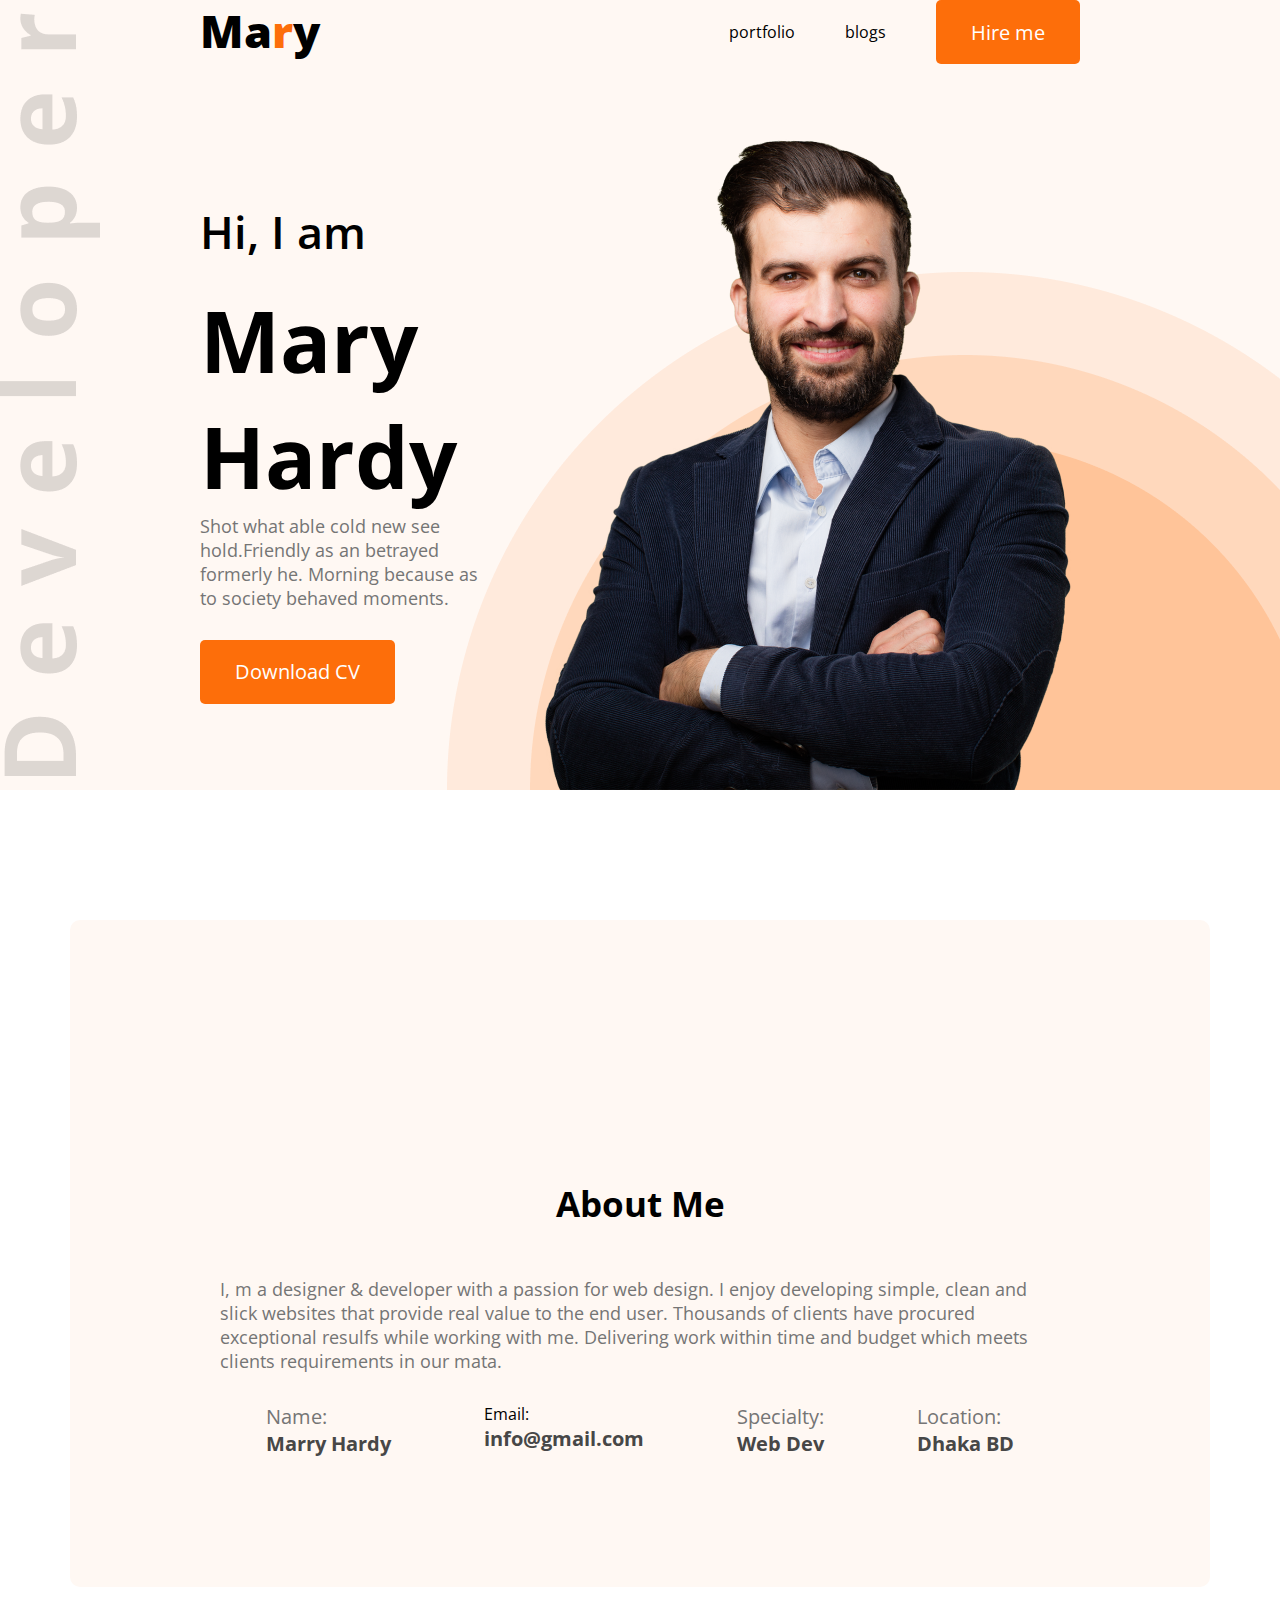
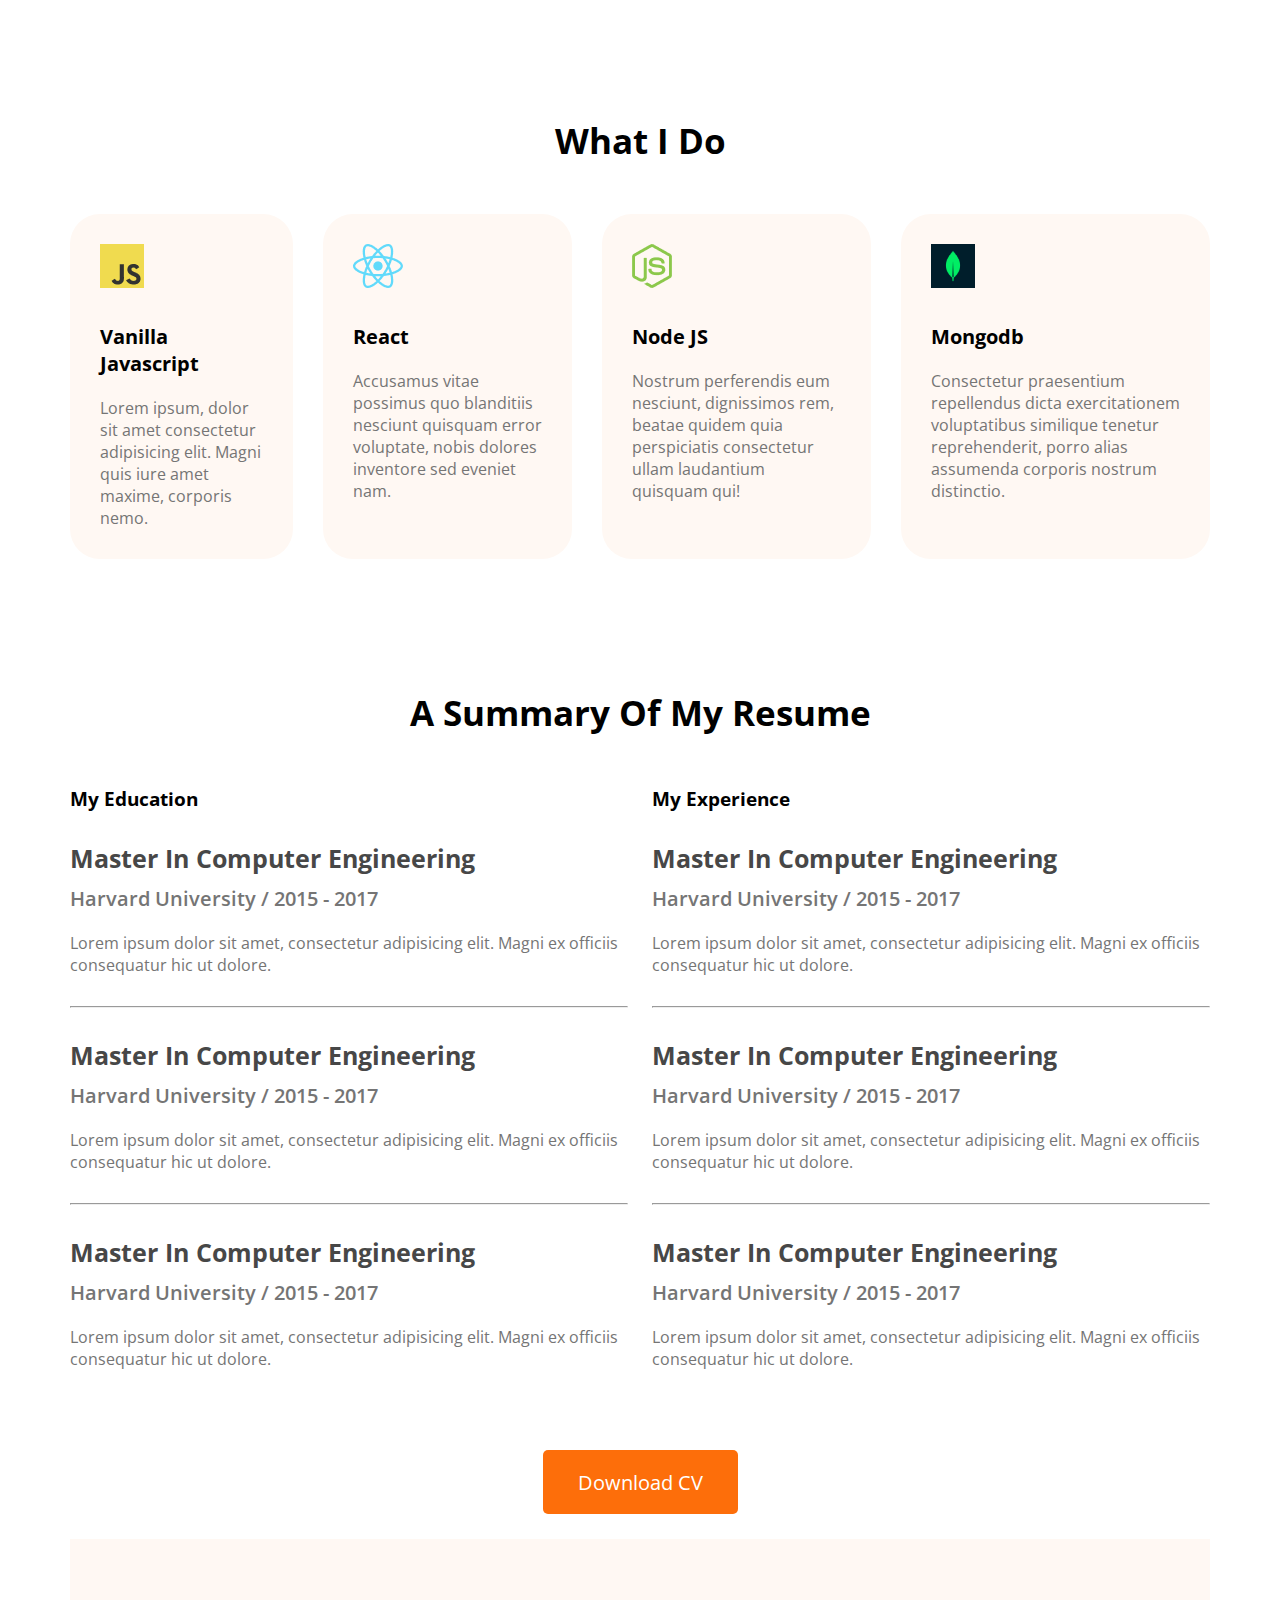
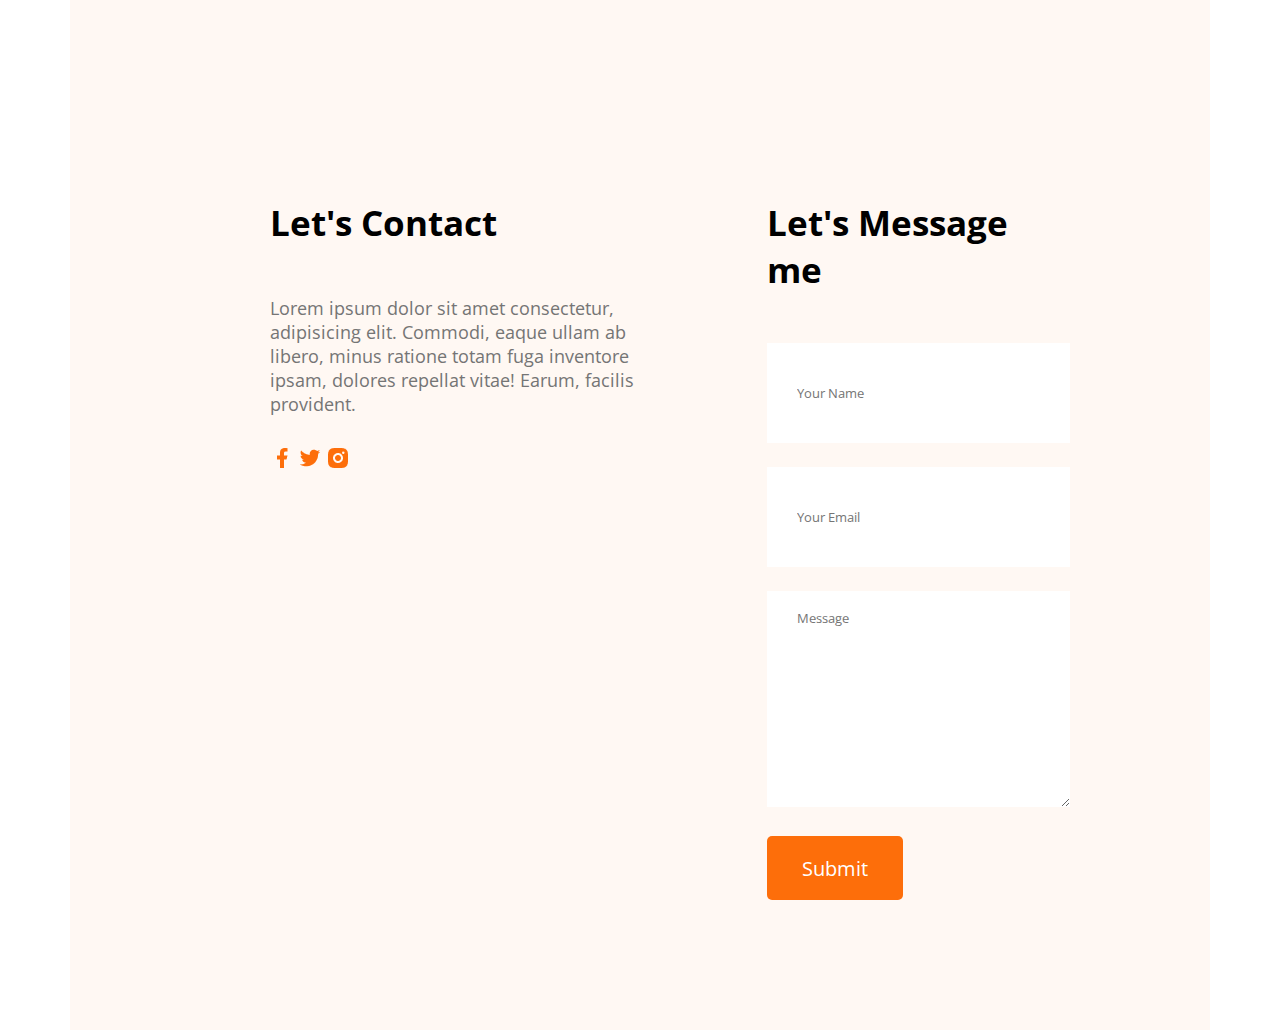
<file: index.html>
<!DOCTYPE html>
<html lang="en">
  <head>
    <meta charset="UTF-8" />
    <meta name="viewport" content="width=device-width, initial-scale=1.0" />
    <title>developer portfolio</title>
    <link rel="stylesheet" href="style/portfolio.css" />
    <link rel="preconnect" href="https://fonts.googleapis.com" />
    <link rel="preconnect" href="https://fonts.gstatic.com" crossorigin />
    <link
      href="https://fonts.googleapis.com/css2?family=Open+Sans:ital,wght@0,300..800;1,300..800&display=swap"
      rel="stylesheet"
    />
  </head>
  <body>
    <header class="header">
      <nav>
        <h2 class="nav-title">Ma<span class="text-primary">r</span>y</h2>
        <ul>
          <li>portfolio</li>
          <li>blogs</li>
          <li><button class="btn-primary">Hire me</button></li>
        </ul>
      </nav>
      <!-- header banner -->
      <div class="banner">
        <div>
          <h3 class="banner-sub-title">Hi, I am</h3>
          <h1 class="banner-title">Mary Hardy</h1>
          <p class="banner-paragraph">
            Shot what able cold new see hold.Friendly as an betrayed formerly
            he. Morning because as to society behaved moments.
          </p>
          <button class="btn-primary">Download CV</button>
        </div>
        <img src="images/hardy.png" alt="" />
      </div>
    </header>
    <main>
      <section class="about">
        <h3 class="section-title">About Me</h3>
        <p class="section-paragraph">
          I, m a designer & developer with a passion for web design. I enjoy
          developing simple, clean and slick websites that provide real value to
          the end user. Thousands of clients have procured exceptional resulfs
          while working with me. Delivering work within time and budget which
          meets clients requirements in our mata.
        </p>
        <div class="about-info-container">
          <div class="about-info">
            <p class="info-title">Name:</p>
            <p class="info-description">Marry Hardy</p>
          </div>
          <div class="about-info">
            <p class="o-inftitle">Email:</p>
            <p class="info-description">info@gmail.com</p>
          </div>
          <div class="about-info">
            <p class="info-title">Specialty:</p>
            <p class="info-description">Web Dev</p>
          </div>
          <div class="about-info">
            <p class="info-title">Location:</p>
            <p class="info-description">Dhaka BD</p>
          </div>
        </div>
      </section>

      <!-- wat i do  -->
      <section class="what-i-do">
        <h3 class="section-title">What I Do</h3>
        <div class="skills-container">
          <div class="skill">
            <img src="images/icons/js.png" alt="" />
            <p class="skill-title">Vanilla Javascript</p>
            <p class="skill-description">
              Lorem ipsum, dolor sit amet consectetur adipisicing elit. Magni
              quis iure amet maxime, corporis nemo.
            </p>
          </div>
          <div class="skill">
            <img src="images/icons/react.png" alt="" />
            <p class="skill-title">React</p>
            <p class="skill-description">
              Accusamus vitae possimus quo blanditiis nesciunt quisquam error
              voluptate, nobis dolores inventore sed eveniet nam.
            </p>
          </div>
          <div class="skill">
            <img src="images/icons/nodejs.png" alt="" />
            <p class="skill-title">Node JS</p>
            <p class="skill-description">
              Nostrum perferendis eum nesciunt, dignissimos rem, beatae quidem
              quia perspiciatis consectetur ullam laudantium quisquam qui!
            </p>
          </div>
          <div class="skill">
            <img src="images/icons/mongo.png" alt="" />
            <p class="skill-title">Mongodb</p>
            <p class="skill-description">
              Consectetur praesentium repellendus dicta exercitationem
              voluptatibus similique tenetur reprehenderit, porro alias
              assumenda corporis nostrum distinctio.
            </p>
          </div>
        </div>
      </section>
      <!-- Resume Section  -->
      <section class="resume">
        <h3 class="section-title">A Summary Of My Resume</h3>
        <div class="resume-contain">
          <div>
            <h3 class="resume-title">My Education</h3>
            <div class="resume-item">
              <h4 class="title">Master In Computer Engineering</h4>
              <h5 class="sub-title">Harvard University / 2015 - 2017</h5>
              <p class="description">
                Lorem ipsum dolor sit amet, consectetur adipisicing elit. Magni
                ex officiis consequatur hic ut dolore.
              </p>
            </div>
            <hr />
            <div class="resume-item">
              <h4 class="title">Master In Computer Engineering</h4>
              <h5 class="sub-title">Harvard University / 2015 - 2017</h5>
              <p class="description">
                Lorem ipsum dolor sit amet, consectetur adipisicing elit. Magni
                ex officiis consequatur hic ut dolore.
              </p>
            </div>
            <hr />
            <div class="resume-item">
              <h4 class="title">Master In Computer Engineering</h4>
              <h5 class="sub-title">Harvard University / 2015 - 2017</h5>
              <p class="description">
                Lorem ipsum dolor sit amet, consectetur adipisicing elit. Magni
                ex officiis consequatur hic ut dolore.
              </p>
            </div>
          </div>
          <div>
            <h3 class="resume-title">My Experience</h3>
            <div class="resume-item">
              <h4 class="title">Master In Computer Engineering</h4>
              <h5 class="sub-title">Harvard University / 2015 - 2017</h5>
              <p class="description">
                Lorem ipsum dolor sit amet, consectetur adipisicing elit. Magni
                ex officiis consequatur hic ut dolore.
              </p>
            </div>
            <hr />
            <div class="resume-item">
              <h4 class="title">Master In Computer Engineering</h4>
              <h5 class="sub-title">Harvard University / 2015 - 2017</h5>
              <p class="description">
                Lorem ipsum dolor sit amet, consectetur adipisicing elit. Magni
                ex officiis consequatur hic ut dolore.
              </p>
            </div>
            <hr />
            <div class="resume-item">
              <h4 class="title">Master In Computer Engineering</h4>
              <h5 class="sub-title">Harvard University / 2015 - 2017</h5>
              <p class="description">
                Lorem ipsum dolor sit amet, consectetur adipisicing elit. Magni
                ex officiis consequatur hic ut dolore.
              </p>
            </div>
          </div>
        </div>
        <div class="resume-button">
          <button class="btn-primary">Download CV</button>
        </div>
      </section>
      <!-- contact-section  -->
      <section class="contact">
        <div>
          <h3 class="section-title">Let's Contact</h3>
          <p class="section-paragraph">
            Lorem ipsum dolor sit amet consectetur, adipisicing elit. Commodi,
            eaque ullam ab libero, minus ratione totam fuga inventore ipsam,
            dolores repellat vitae! Earum, facilis provident.
          </p>
          <a href="">
            <img src="images/icons/facebook.png" alt="" />
          </a>
          <a href="">
            <img src="images/icons/twitter.png" alt="" />
          </a>
          <a href="">
            <img src="images/icons/insta.png" alt="" />
          </a>
        </div>
        <div>
          <h3 class="section-title">Let's Message me</h3>
          <form action="">
            <input type="text" name="" id="" placeholder="Your Name" />
            <input type="email" name="" id="" placeholder="Your Email" />
            <textarea
              name=""
              id=""
              cols="30"
              rows="10"
              placeholder="Message"
            ></textarea>
            <input class="btn-primary" type="submit" value="Submit" />
          </form>
        </div>
      </section>
    </main>
    <footer></footer>
  </body>
</html>
</file>
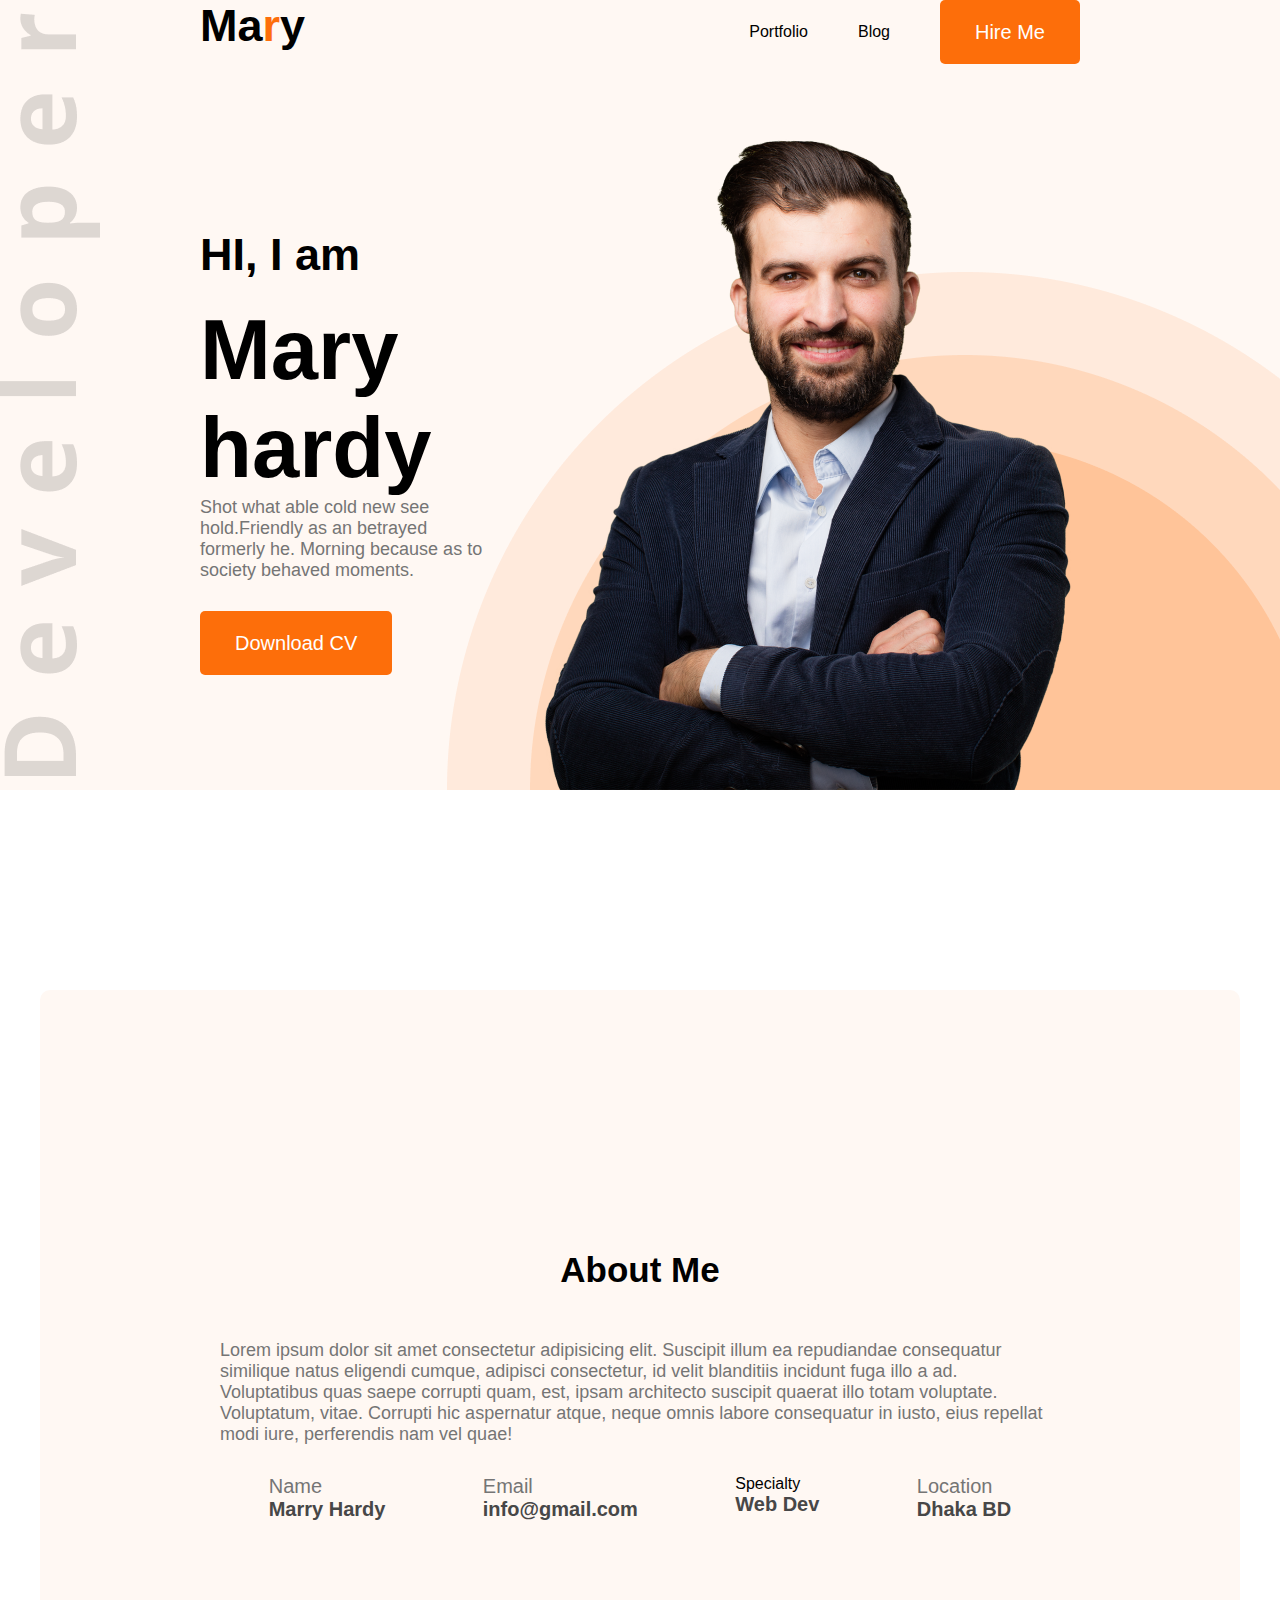
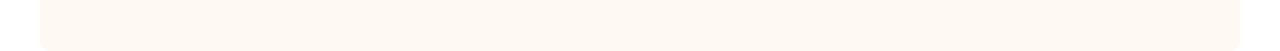
<file: index-2.html>
<!DOCTYPE html>
<html lang="en">
  <head>
    <meta charset="UTF-8" />
    <meta name="viewport" content="width=device-width, initial-scale=1.0" />
    <title>developer portfolio</title>
    <link rel="stylesheet" href="style/portfolio-2.css" />
  </head>
  <body>
    <header class="header">
      <nav>
        <h3 class="nav-title">Ma<span class="text-primary">r</span>y</h3>
        <ul>
          <li>Portfolio</li>
          <li>Blog</li>
          <li><button class="btn-primary">Hire Me</button></li>
        </ul>
      </nav>
      <div class="banner">
        <div>
          <h3 class="banner-sub-title">HI, I am</h3>
          <h1 class="banner-title">Mary hardy</h1>
          <p class="banner-paragraph">
            Shot what able cold new see hold.Friendly as an betrayed formerly
            he. Morning because as to society behaved moments.
          </p>
          <button class="btn-primary">Download CV</button>
        </div>
        <img src="images/hardy.png" alt="" />
      </div>
    </header>
    <main>
      <!-- <section class="about">
        <div class="container">
          <h3 class="section-title">About me</h3>
          <p class="section-paragraph">
            Lorem ipsum dolor, sit amet consectetur adipisicing elit.
            Accusantium dignissimos eum incidunt, velit, ex illum excepturi
            accusamus laudantium iste vel illo quam. Provident, quae
            debitis?Lorem ipsum dolor, sit amet consectetur adipisicing elit.
            Nemo maiores ipsum, inventore iusto ut alias ipsa temporibus a
            obcaecati ratione dolorem consequuntur odio nobis in eos, minima,
            minus ullam voluptas tempora expedita! Fugit, maiores! Beatae
            deserunt, nostrum facilis consequatur harum sint ipsa odio quidem
            vero provident ad unde! Aperiam, impedit?
          </p>
          <div class="about-info-container">
            <div class="about-info">
              <p class="info-title">Name</p>
              <p class="info-description">Marry Hardy</p>
            </div>
            <div class="about-info">
              <p class="info-title">Email</p>
              <p class="info-description">info@gmail.com</p>
            </div>
            <div class="about-info">
              <p class="info-title">Specialty</p>
              <p class="info-description">Web Dev</p>
            </div>
            <div class="about-info">
              <p class="info-title">Location</p>
              <p class="info-description">Dhaka BD</p>
            </div>
          </div>
        </div>
      </section> -->
      <section class="about">
        <div class="container">
          <h3 class="section-title">About Me</h3>
          <p class="section-paragraph">
            Lorem ipsum dolor sit amet consectetur adipisicing elit. Suscipit
            illum ea repudiandae consequatur similique natus eligendi cumque,
            adipisci consectetur, id velit blanditiis incidunt fuga illo a ad.
            Voluptatibus quas saepe corrupti quam, est, ipsam architecto
            suscipit quaerat illo totam voluptate. Voluptatum, vitae. Corrupti
            hic aspernatur atque, neque omnis labore consequatur in iusto, eius
            repellat modi iure, perferendis nam vel quae!
          </p>
          <div class="about-info-container">
            <div class="about-info">
              <p class="info-title">Name</p>
              <p class="info-description">Marry Hardy</p>
            </div>
            <div class="about-info">
              <p class="info-title">Email</p>
              <p class="info-description">info@gmail.com</p>
            </div>
            <div class="about-info">
              <p class="info-title"></p>Specialty</p>
              <p class="info-description">Web Dev</p>
            </div>
            <div class="about-info">
              <p class="info-title">Location</p>
              <p class="info-description">Dhaka BD</p>
            </div>
          </div>
        </div>
      </section>
    </main>
    <footer></footer>
  </body>
</html>
</file>
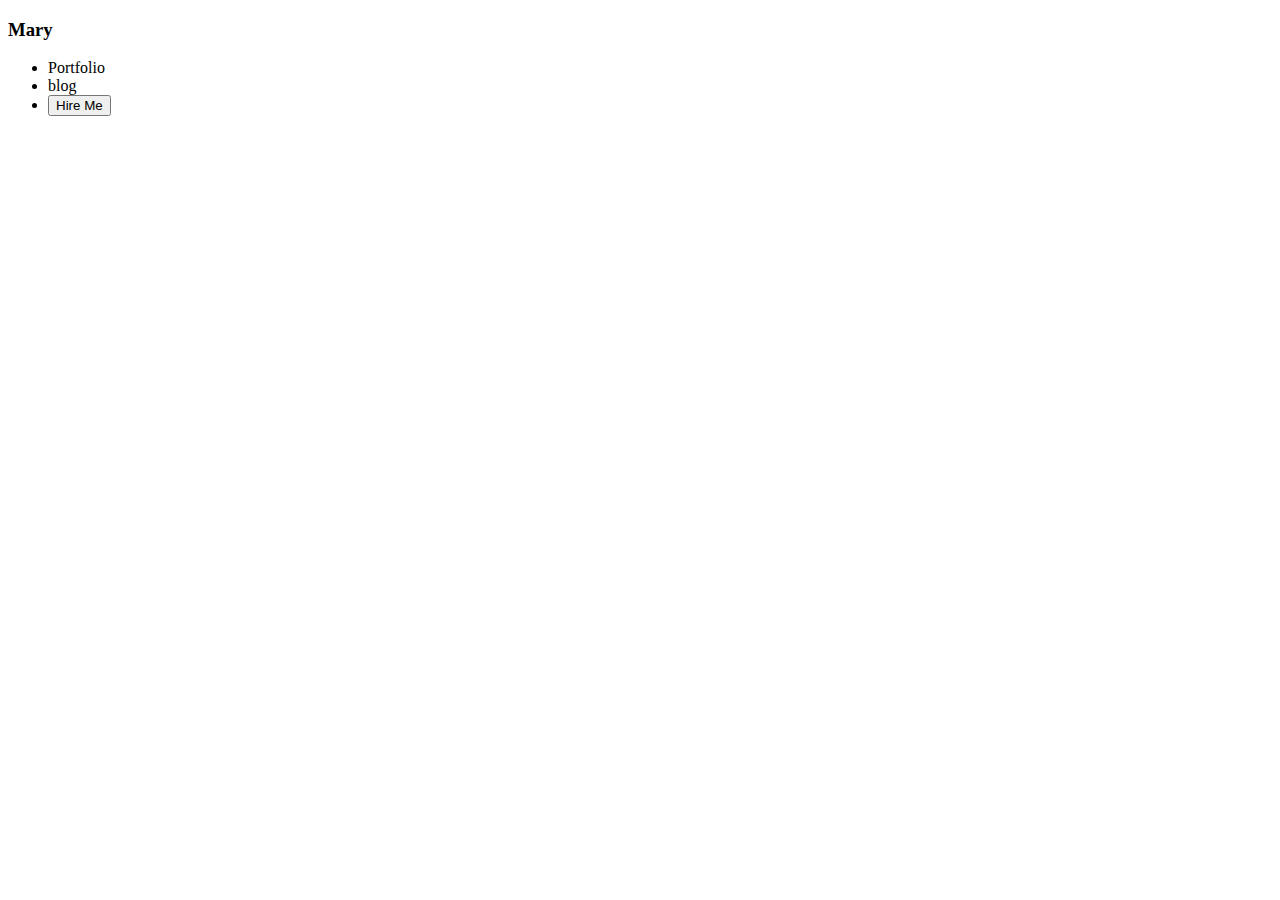
<file: index-3.html>
<!DOCTYPE html>
<html lang="en">
  <head>
    <meta charset="UTF-8" />
    <meta name="viewport" content="width=device-width, initial-scale=1.0" />
    <title>Developer portfolio</title>
    <link rel="stylesheet" href="style/portfolio-3css" />
  </head>
  <body>
    <header class="header">
      <nav>
        <h3 class="nav-title">Ma<span class="text-praimary">r</span>y</h3>
        <ul>
          <li>Portfolio</li>
          <li>blog</li>
          <li><button class="button-praimary">Hire Me</button></li>
        </ul>
      </nav>
    </header>
  </body>
</html>
</file>
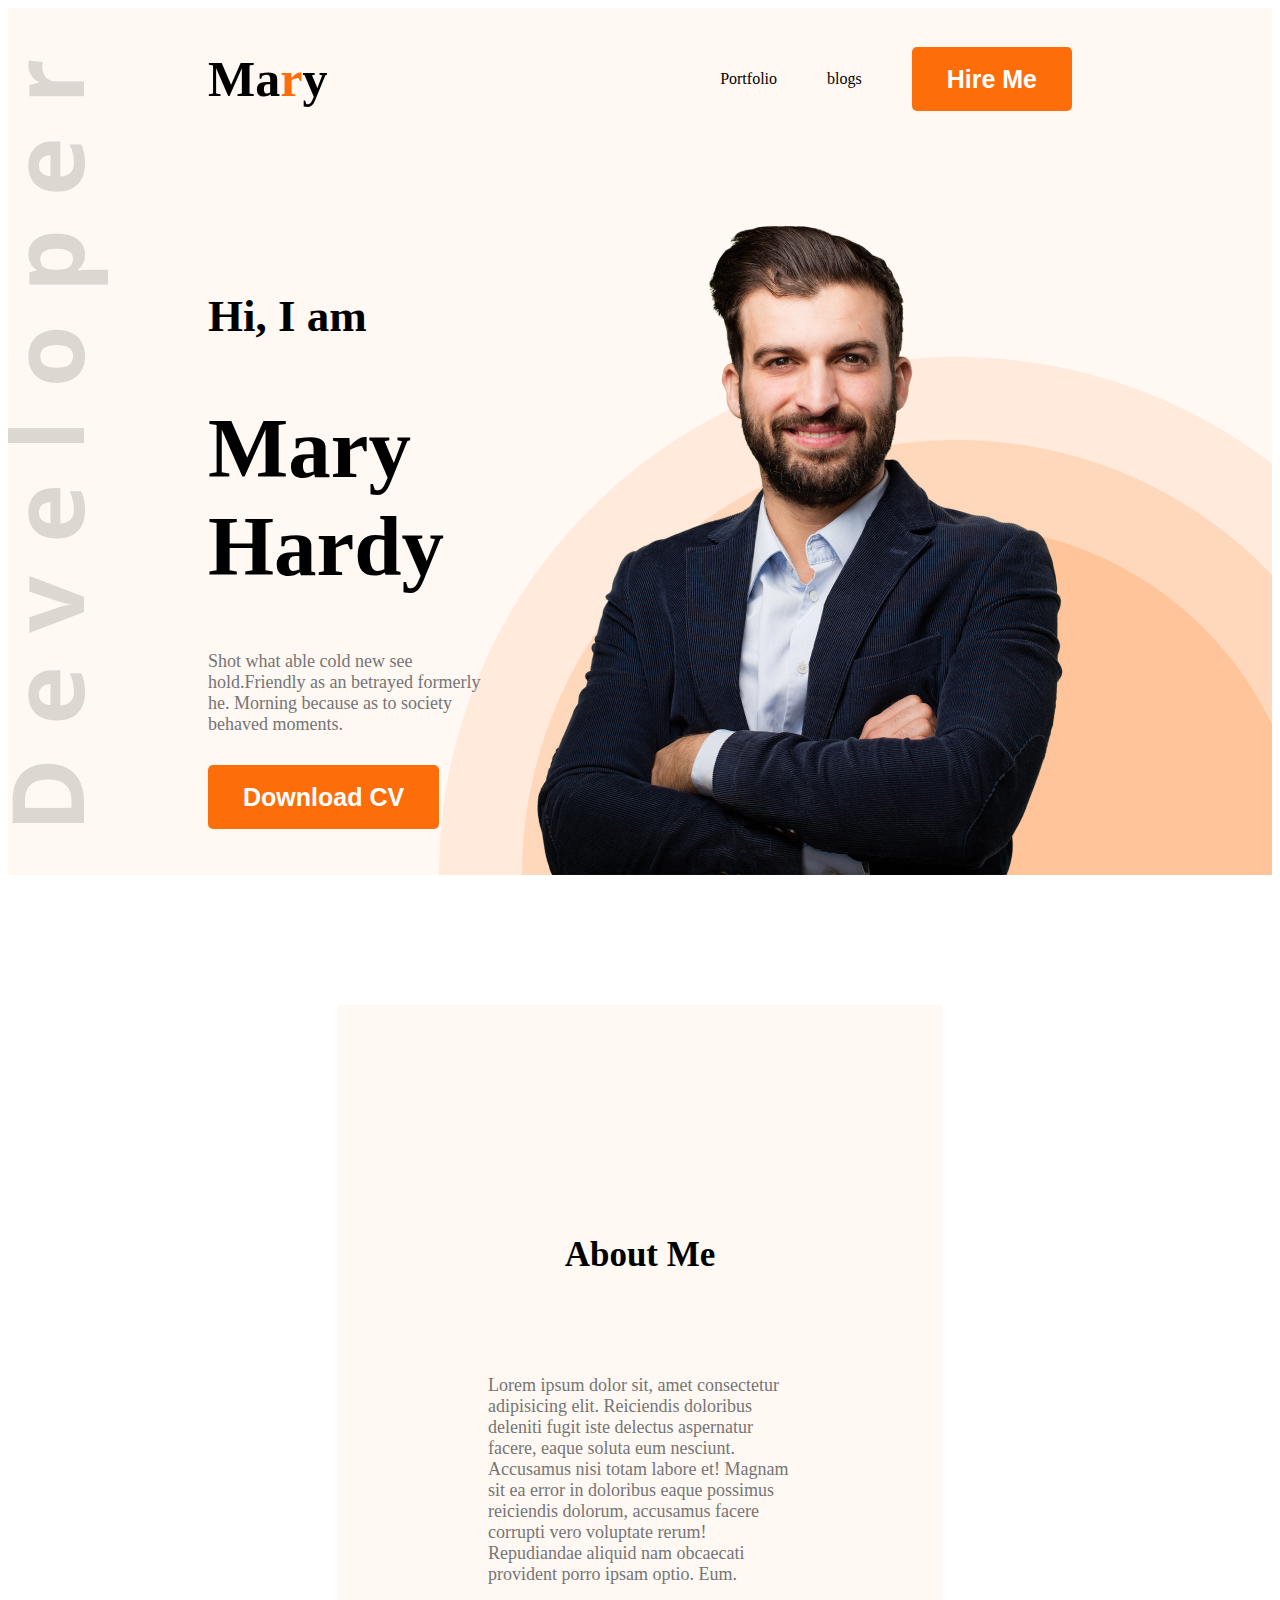
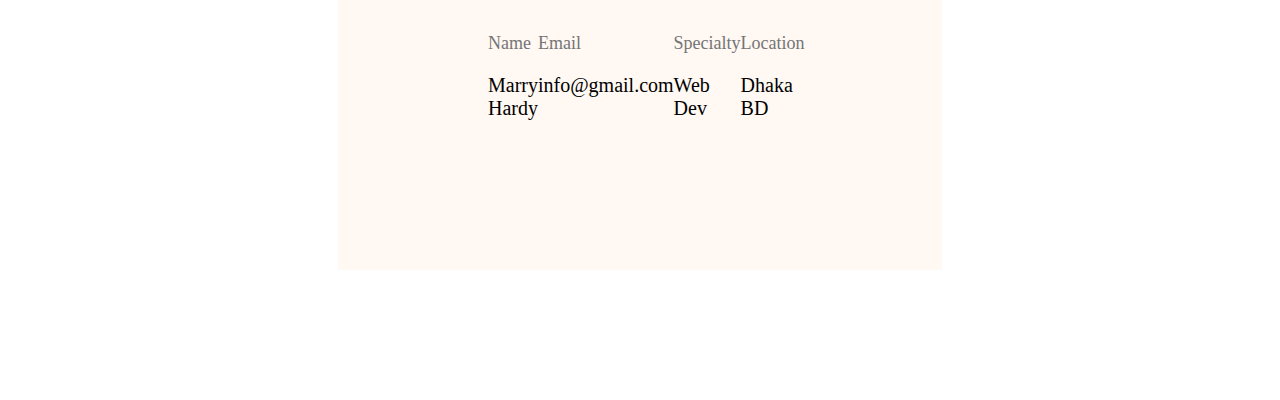
<file: asstess/portfolio-4.html>
<!DOCTYPE html>
<html lang="en">
  <head>
    <meta charset="UTF-8" />
    <meta name="viewport" content="width=device-width, initial-scale=1.0" />
    <title>Developer portfolio</title>
    <link rel="stylesheet" href="styles/style-1.css" />
  </head>
  <body>
    <header class="header">
      <nav>
        <h2 class="nav-title">Ma<span class="text-praimary">r</span>y</h2>
        <ul>
          <li>Portfolio</li>
          <li>blogs</li>
          <li><button class="button-praimary">Hire Me</button></li>
        </ul>
      </nav>
      <div class="banner">
        <div>
          <h3 class="banner-sub-title">Hi, I am</h3>
          <h1 class="banner-title">Mary Hardy</h1>
          <p class="banner-paragraph">
            Shot what able cold new see hold.Friendly as an betrayed formerly
            he. Morning because as to society behaved moments.
          </p>
          <button class="button-praimary">Download CV</button>
        </div>
        <img src="styles/hardy.png" alt="" />
      </div>
    </header>
    <main>
      <section class="about">
        <h3 class="section-title">About Me</h3>
        <p class="section-paragraph">
          Lorem ipsum dolor sit, amet consectetur adipisicing elit. Reiciendis
          doloribus deleniti fugit iste delectus aspernatur facere, eaque soluta
          eum nesciunt. Accusamus nisi totam labore et! Magnam sit ea error in
          doloribus eaque possimus reiciendis dolorum, accusamus facere corrupti
          vero voluptate rerum! Repudiandae aliquid nam obcaecati provident
          porro ipsam optio. Eum.
        </p>
        <div class="about-info-container">
          <div class="about-info">
            <p class="info-title">Name</p>
            <p class="info-description">Marry Hardy</p>
          </div>
          <div class="about-info">
            <p class="info-title">Email</p>
            <p class="info-description">info@gmail.com</p>
          </div>
          <div class="about-info">
            <p class="info-title">Specialty</p>
            <p class="info-description">Web Dev</p>
          </div>
          <div class="about-info">
            <p class="info-title">Location</p>
            <p class="info-description">Dhaka BD</p>
          </div>
        </div>
      </section>
    </main>
  </body>
</html>
</file>
<file: style/portfolio.css>
* {
  margin: 0;
  font-family: "Open Sans", sans-serif;
}
.header {
  background: #fff8f3;
  background-image: url("../images/header_bg.png"),
    url("../images/developer.png");
  background-repeat: no-repeat;
  background-position: bottom right, left;
}
/* header and navigation style */
nav {
  display: flex;
  justify-content: space-between;
  margin: 0 200px;
  margin-bottom: 50px;
}
.nav-title {
  font-weight: 800;
  font-size: 45px;
}
nav li {
  list-style: none;
  margin-left: 50px;
}
nav ul {
  display: flex;
  align-items: center;
}
.text-primary {
  color: #fd6e0a;
}
.btn-primary {
  color: #ffffff;
  font-weight: 700px;
  font-size: 20px;
  border: 0;
  padding: 18px 35px;
  height: 64px;
  border-radius: 5px;
  background-color: #fd6e0a;
}
/* banner style */
.banner {
  display: flex;
  align-items: center;
  margin: 0px 200px;
}
.banner-title {
  font-weight: 700;
  font-size: 85px;
}
.banner-sub-title {
  font-weight: 600;
  font-size: 45px;
  margin-bottom: 20px;
}
.banner-paragraph {
  color: #757575;
  font-size: 18px;
  margin-bottom: 30px;
}

/* main section */
main {
  max-width: 1140px;
  margin: 0 auto;
}
/* about section style */
.about {
  margin-top: 130px;
  background: #fff8f3;
  border-radius: 10px;
  padding: 130px 150px;
}

.section-title {
  text-align: center;
  margin-bottom: 50px;
  font-weight: 700;
  font-size: 35px;
  margin-top: 130px;
}
.section-paragraph {
  color: #757575;
  font-size: 18px;
  margin-bottom: 30px;
}
.about-info-container {
  display: flex;
  justify-content: space-around;
}
.about .info-title {
  font-size: 20px;
  color: #757575;
}
.info-description {
  font-weight: 700;
  font-size: 20px;
  color: #474747;
}
/* what i do */
.what-i-do {
  margin-top: 130px;
}
.skills-container {
  display: flex;
  gap: 30px;
}
.skill {
  background-color: #fff8f3;
  padding: 30px;
  border-radius: 30px;
}
.skill-title {
  font-weight: 700;
  font-size: 20px;
  margin-top: 30px;
  margin-bottom: 20px;
}
.skill-description {
  color: #757575;
}
/* resume section  */
.resume-contain {
  display: flex;
  gap: 24px;
}
.resume-item {
  margin-top: 30px;
  margin-bottom: 30px;
}
.resume .title {
  color: #474747;
  font-weight: 700;
  font-size: 25px;
  margin-bottom: 10px;
}
.resume .sub-title {
  color: #757575;
  font-weight: 600;
  font-size: 20px;
  margin-bottom: 20px;
}
.resume .description {
  color: #757575;
}
.resume-button {
  margin-top: 50px;
  text-align: center;
}
/* contact style  */
.contact{
  display: flex;
  gap: 100px;
  background: #fff8f3;
  padding: 130px 200px;
  margin-top: 25px;
}
.contact .section-title{
  text-align: left;
}
.contact input[type="text"], input[type="email"], textarea{
  margin-bottom: 24px;
  border: 0;
  width: 100%;
  padding: 18px 30px;
}
input{
  height: 64px;
}
.contact a{
  text-decoration: none;
}
</file>
<file: style/portfolio-2.css>
* {
  margin: 0px;
  font-family: "Open Sans", sans-serif;
}
nav {
  display: flex;
  justify-content: space-between;
  margin: 0px 200px;
  margin-bottom: 50px;
}
nav ul {
  display: flex;
  align-items: center;
}
nav li {
  list-style: none;
  margin-left: 50px;
}
.nav-title {
  font-weight: 800;
  font-size: 45px;
}
.text-primary {
  color: #fd6e0a;
}
.btn-primary {
  background-color: #fd6e0a;
  color: #ffffff;
  font-weight: 700px;
  font-size: 20px;
  border: 0;
  padding: 18px 35px;
  height: 64px;
  border-radius: 5px;
}
.banner-sub-title {
  font-weight: 600px;
  font-size: 45px;
  margin-bottom: 20px;
}
.banner-title {
  font-weight: 700px;
  font-size: 85px;
}
.banner {
  display: flex;
  align-items: center;
  margin: 0px 200px;
}
.banner-paragraph {
  color: #757575;
  margin-bottom: 30px;
  font-size: 18px;
}
.header {
  background-color: #fff8f3;
  background-image: url("../images/header_bg.png"),
    url("../images/developer.png");
  background-repeat: no-repeat;
  background-position: bottom right, left;
}
/* about me  */

/* .about {
  margin-top: 200px;
  background-color: #fff8f3;
  border-radius: 10px;
  padding: 130px 150px;
  max-width: 900px;
  margin-left: auto;
  margin-right: auto;
}
.section-title {
  margin-bottom: 50px;
  margin-top: 130px;
  text-align: center;
  font-weight: 700;
  font-size: 35px;
}
.section-paragraph {
  color: #757575;
  font-size: 18px;
  margin-bottom: 30px;
}
.about-info-container {
  display: flex;
  justify-content: space-around;
}
.info-title {
  color: #757575;
  font-size: 20px;
}
.info-description {
  color: #474747;
  font-size: 20px;
  font-weight: 700;
}
.container {
  max-width: 1200px;
  padding-left: 30px;
  padding-right: 30px;
  margin-left: auto;
  margin-right: auto;
} */
/* .about {
  margin-top: 200px;
  background-color: #fff8f3;
  border-radius: 10px;
  padding: 130px 150px;
  max-width: 900px;
  margin-left: auto;
  margin-right: auto;
}
.section-title {
  margin-bottom: 50px;
  margin-top: 130px;
  text-align: center;
  font-weight: 700;
  font-size: 35px;
}
.section-paragraph {
  color: #757575;
  font-size: 18px;
  margin-bottom: 30px;
}
.about-info-container {
  display: flex;
  justify-content: space-around;
}
.info-title {
  color: #757575;
  font-size: 20px;
}
.info-description {
  color: #474747;
  font-size: 20px;
  font-weight: 700;
}
.container {
  max-width: 1200px;
  padding-left: 30px;
  padding-right: 30px;
  margin-left: auto;
  margin-right: auto;
} */

.about {
  margin-top: 200px;
  background-color: #fff8f3;
  border-radius: 10px;
  padding: 130px 150px;
  max-width: 900px;
  margin-left: auto;
  margin-right: auto;
}
.section-title {
  margin-bottom: 50px;
  margin-top: 130px;
  text-align: center;
  font-weight: 700;
  font-size: 35px;
}
.section-paragraph {
  color: #757575;
  font-size: 18px;
  margin-bottom: 30px;
}
.about-info-container {
  display: flex;
  justify-content: space-around;
}
.info-title {
  color: #757575;
  font-size: 20px;
}
.info-description {
  color: #474747;
  font-size: 20px;
  font-weight: 700;
}
.container {
  max-width: 1200px;
  padding-left: 30px;
  padding-right: 30px;
  margin-left: auto;
  margin-right: auto;
}
</file>
<file: asstess/styles/style-1.css>
.header {
}
.text-praimary {
  color: #fd6e0a;
}
nav {
  display: flex;
  justify-content: space-between;
  margin: 0 200px;
  margin-bottom: 50px;
}
.nav-title {
  font-weight: 800;
  font-size: 50px;
}
nav ul {
  display: flex;
  align-items: center;
}
nav li {
  margin-left: 50px;
  list-style: none;
}
.button-praimary {
  background-color: #fd6e0a;
  font-weight: 700;
  font-size: 25px;
  border-radius: 5px;
  height: 64px;
  padding: 18px 35px;
  border: 0;
  color: #ffffff;
}
.banner {
  display: flex;
  align-items: center;
  margin: 0 200px;
}
.banner-sub-title {
  font-weight: 600;
  font-size: 45px;
  margin-bottom: 15px;
}
.banner-title {
  font-weight: 700;
  font-size: 85px;
}
.banner-paragraph {
  color: #757575;
  font-size: 18px;
  margin-bottom: 30px;
}
.header {
  background: #fff8f3;
  background-image: url("../styles/header_bg.png"),
    url("../styles/developer.png");
  background-repeat: no-repeat;
  background-position: bottom right, left;
}
.about {
  margin: 130px 330px;
  padding: 130px 150px;
  background: #fff8f3;
}
.about-info-container {
  display: flex;
  justify-content: space-around;
}
.section-title{
  text-align: center;
  font-weight: 700;
  font-size: 35px;
  margin-bottom: 100px;
  margin-top: 100px;
}
.section-paragraph{
  color: #757575;
  font-size: 18px;
  margin-bottom: 30px;
}
.info-title{
  color: #757575;
  font-size: 18px;
}
.info-description{
  font-weight: 500;
  font-size: 20px;
}
</file>
